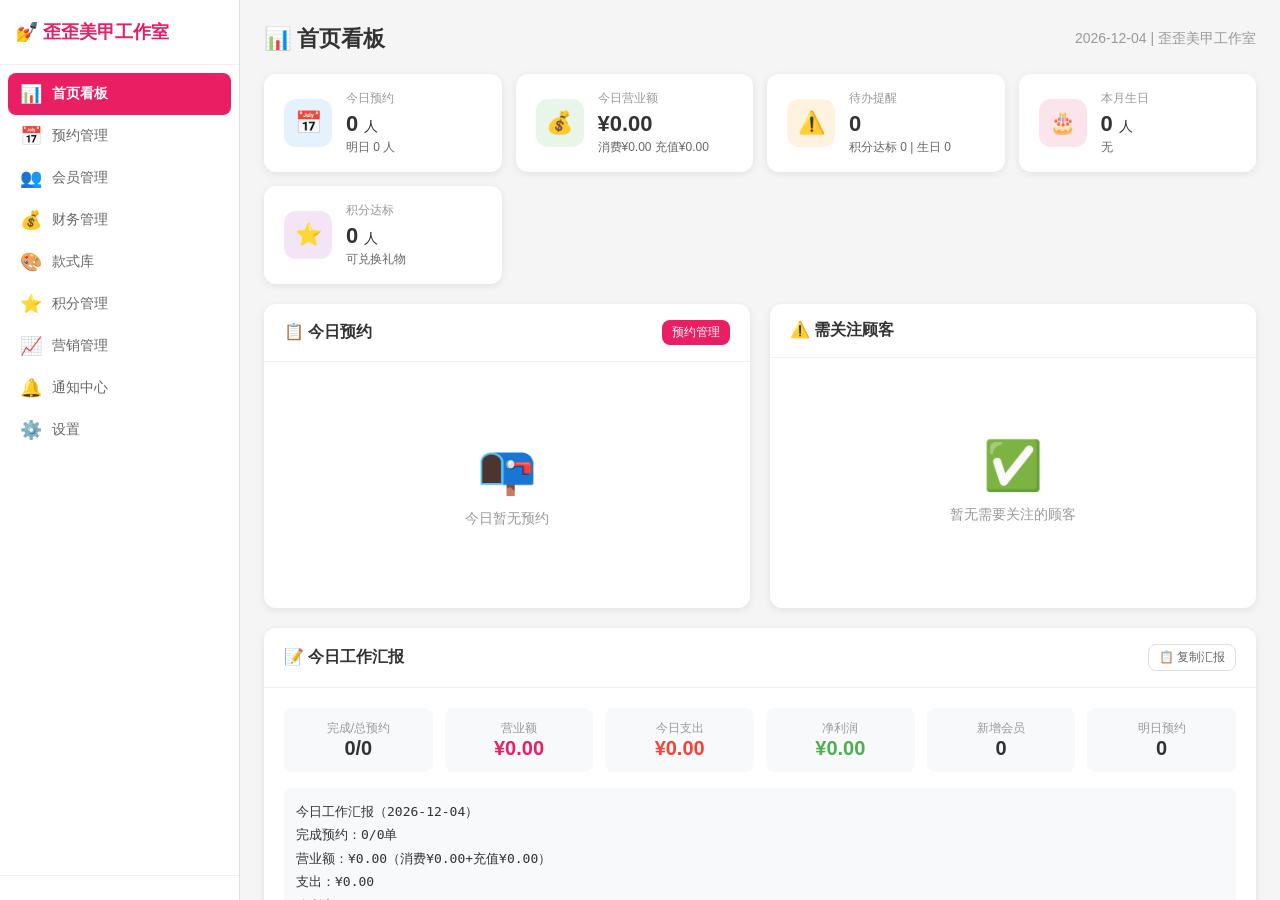
<file: index.html>
<!DOCTYPE html>
<html lang="zh-CN">
<head>
<meta charset="UTF-8">
<meta name="viewport" content="width=device-width, initial-scale=1.0, maximum-scale=1.0, user-scalable=no, viewport-fit=cover">
<title>歪歪美甲工作室</title>

<!-- PWA Manifest -->
<link rel="manifest" href="/manifest.json">
<meta name="apple-mobile-web-app-capable" content="yes">
<meta name="apple-mobile-web-app-status-bar-style" content="black-translucent">
<meta name="apple-mobile-web-app-title" content="歪歪美甲">
<link rel="apple-touch-icon" href="/icons/icon-192x192.png">
<link rel="icon" type="image/png" sizes="192x192" href="/icons/icon-192x192.png">
<meta name="theme-color" content="#e91e63">
<meta name="mobile-web-app-capable" content="yes">

<link rel="stylesheet" href="style.css">
</head>
<body>

<!-- 侧边导航（桌面端） -->
<nav id="sidebar">
  <div class="sidebar-header">
    <h1 class="logo">💅 歪歪美甲工作室</h1>
  </div>
  <div class="sidebar-nav">
    <div class="nav-item active" data-route="dashboard" onclick="Router.go('dashboard')">
      <span class="nav-icon">📊</span>
      <span>首页看板</span>
    </div>
    <div class="nav-item" data-route="appointments" onclick="Router.go('appointments')">
      <span class="nav-icon">📅</span>
      <span>预约管理</span>
    </div>
    <div class="nav-item" data-route="members" onclick="Router.go('members')">
      <span class="nav-icon">👥</span>
      <span>会员管理</span>
    </div>
    <div class="nav-item" data-route="finance" onclick="Router.go('finance')">
      <span class="nav-icon">💰</span>
      <span>财务管理</span>
    </div>
    <div class="nav-item" data-route="styles" onclick="Router.go('styles')">
      <span class="nav-icon">🎨</span>
      <span>款式库</span>
    </div>
    <div class="nav-item" data-route="points" onclick="Router.go('points')">
      <span class="nav-icon">⭐</span>
      <span>积分管理</span>
    </div>
    <div class="nav-item" data-route="marketing" onclick="Router.go('marketing')">
      <span class="nav-icon">📈</span>
      <span>营销管理</span>
    </div>
    <div class="nav-item" data-route="notifications" onclick="Router.go('notifications')">
      <span class="nav-icon">🔔</span>
      <span>通知中心</span>
      <span class="nav-badge" id="notif-badge" style="display:none">0</span>
    </div>
    <div class="nav-item" data-route="settings" onclick="Router.go('settings')">
      <span class="nav-icon">⚙️</span>
      <span>设置</span>
    </div>
  </div>
  <div class="sidebar-footer">
    <div class="sidebar-date" id="sidebar-date"></div>
  </div>
</nav>

<!-- 主内容区 -->
<div id="main-content"></div>

<!-- 移动端底部导航 -->
<nav id="mobile-nav">
  <div class="mobile-nav-item active" data-route="dashboard" onclick="Router.go('dashboard')">
    <span>📊</span><small>首页</small>
  </div>
  <div class="mobile-nav-item" data-route="members" onclick="Router.go('members')">
    <span>👥</span><small>会员</small>
  </div>
  <div class="mobile-nav-item" data-route="appointments" onclick="Router.go('appointments')">
    <span>📅</span><small>预约</small>
  </div>
  <div class="mobile-nav-item" data-route="finance" onclick="Router.go('finance')">
    <span>💰</span><small>财务</small>
  </div>
  <div class="mobile-nav-item" data-route="notifications" onclick="Router.go('notifications')">
    <span>🔔</span><small>通知</small>
    <span class="mobile-badge" id="notif-badge-mobile" style="display:none">0</span>
  </div>
</nav>

<!-- Toast 容器 -->
<div id="toast-container"></div>

<!-- 弹幕容器 -->
<div id="danmaku-container"></div>

<script src="app.js"></script>
<script src="views.js"></script>

<!-- PWA Service Worker -->
<script>
if ('serviceWorker' in navigator) {
  navigator.serviceWorker.register('/sw.js').then(function(reg) {
    console.log('✅ Service Worker 注册成功', reg.scope);
  }).catch(function(err) {
    console.log('❌ Service Worker 注册失败', err);
  });
}
</script>
</body>
</html>
</file>
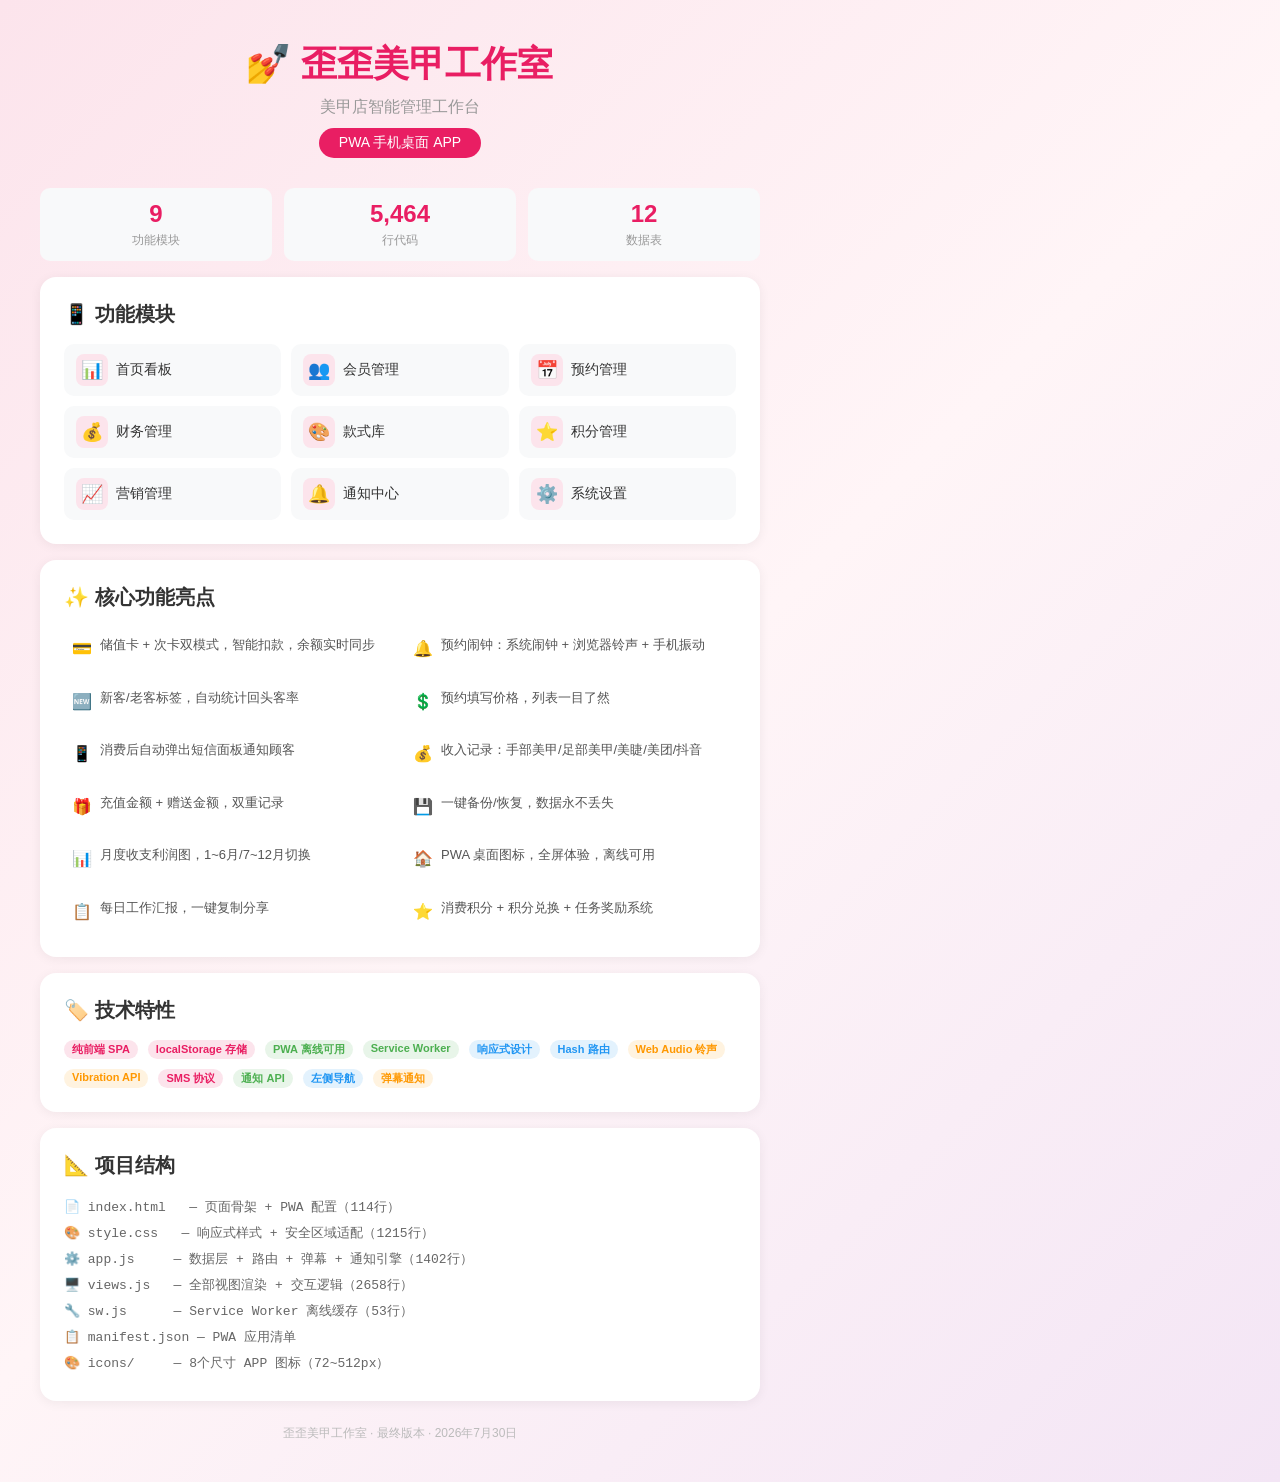
<file: summary.html>
<!DOCTYPE html>
<html lang="zh-CN">
<head>
<meta charset="UTF-8">
<style>
* { margin: 0; padding: 0; box-sizing: border-box; }
body {
  width: 800px;
  font-family: -apple-system, "PingFang SC", "Microsoft YaHei", sans-serif;
  background: linear-gradient(135deg, #fce4ec 0%, #fff5f7 50%, #f3e5f5 100%);
  padding: 40px;
}
.header {
  text-align: center;
  margin-bottom: 30px;
}
.logo {
  font-size: 36px;
  font-weight: 800;
  color: #e91e63;
  margin-bottom: 8px;
}
.subtitle {
  font-size: 16px;
  color: #999;
}
.tagline {
  display: inline-block;
  background: #e91e63;
  color: #fff;
  padding: 6px 20px;
  border-radius: 20px;
  font-size: 14px;
  margin-top: 10px;
}
.section {
  background: #fff;
  border-radius: 16px;
  padding: 24px;
  margin-bottom: 16px;
  box-shadow: 0 2px 12px rgba(0,0,0,0.06);
}
.section-title {
  font-size: 20px;
  font-weight: 700;
  color: #333;
  margin-bottom: 16px;
  display: flex;
  align-items: center;
  gap: 8px;
}
.modules {
  display: grid;
  grid-template-columns: repeat(3, 1fr);
  gap: 10px;
}
.module-item {
  display: flex;
  align-items: center;
  gap: 8px;
  padding: 10px 12px;
  background: #f8f9fa;
  border-radius: 10px;
  font-size: 14px;
  color: #333;
}
.module-icon {
  font-size: 18px;
  width: 32px;
  height: 32px;
  display: flex;
  align-items: center;
  justify-content: center;
  background: #fce4ec;
  border-radius: 8px;
}
.features {
  display: grid;
  grid-template-columns: repeat(2, 1fr);
  gap: 10px;
}
.feature-item {
  display: flex;
  align-items: flex-start;
  gap: 8px;
  padding: 8px;
  font-size: 13px;
  color: #555;
  line-height: 1.6;
}
.feature-icon {
  font-size: 16px;
  flex-shrink: 0;
  margin-top: 1px;
}
.stats-bar {
  display: grid;
  grid-template-columns: repeat(3, 1fr);
  gap: 12px;
  margin-bottom: 16px;
}
.stat-item {
  text-align: center;
  padding: 12px;
  background: #f8f9fa;
  border-radius: 10px;
}
.stat-num {
  font-size: 24px;
  font-weight: 800;
  color: #e91e63;
}
.stat-label {
  font-size: 12px;
  color: #999;
  margin-top: 4px;
}
.footer {
  text-align: center;
  margin-top: 24px;
  color: #bbb;
  font-size: 12px;
}
.badge {
  display: inline-block;
  padding: 2px 8px;
  border-radius: 10px;
  font-size: 11px;
  font-weight: 600;
}
.badge-pink { background: #fce4ec; color: #e91e63; }
.badge-green { background: #e8f5e9; color: #4caf50; }
.badge-blue { background: #e3f2fd; color: #2196f3; }
.badge-orange { background: #fff3e0; color: #ff9800; }
</style>
</head>
<body>
  <div class="header">
    <div class="logo">💅 歪歪美甲工作室</div>
    <div class="subtitle">美甲店智能管理工作台</div>
    <div class="tagline">PWA 手机桌面 APP</div>
  </div>

  <div class="stats-bar">
    <div class="stat-item">
      <div class="stat-num">9</div>
      <div class="stat-label">功能模块</div>
    </div>
    <div class="stat-item">
      <div class="stat-num">5,464</div>
      <div class="stat-label">行代码</div>
    </div>
    <div class="stat-item">
      <div class="stat-num">12</div>
      <div class="stat-label">数据表</div>
    </div>
  </div>

  <div class="section">
    <div class="section-title">📱 功能模块</div>
    <div class="modules">
      <div class="module-item"><div class="module-icon">📊</div>首页看板</div>
      <div class="module-item"><div class="module-icon">👥</div>会员管理</div>
      <div class="module-item"><div class="module-icon">📅</div>预约管理</div>
      <div class="module-item"><div class="module-icon">💰</div>财务管理</div>
      <div class="module-item"><div class="module-icon">🎨</div>款式库</div>
      <div class="module-item"><div class="module-icon">⭐</div>积分管理</div>
      <div class="module-item"><div class="module-icon">📈</div>营销管理</div>
      <div class="module-item"><div class="module-icon">🔔</div>通知中心</div>
      <div class="module-item"><div class="module-icon">⚙️</div>系统设置</div>
    </div>
  </div>

  <div class="section">
    <div class="section-title">✨ 核心功能亮点</div>
    <div class="features">
      <div class="feature-item"><span class="feature-icon">💳</span>储值卡 + 次卡双模式，智能扣款，余额实时同步</div>
      <div class="feature-item"><span class="feature-icon">🔔</span>预约闹钟：系统闹钟 + 浏览器铃声 + 手机振动</div>
      <div class="feature-item"><span class="feature-icon">🆕</span>新客/老客标签，自动统计回头客率</div>
      <div class="feature-item"><span class="feature-icon">💲</span>预约填写价格，列表一目了然</div>
      <div class="feature-item"><span class="feature-icon">📱</span>消费后自动弹出短信面板通知顾客</div>
      <div class="feature-item"><span class="feature-icon">💰</span>收入记录：手部美甲/足部美甲/美睫/美团/抖音</div>
      <div class="feature-item"><span class="feature-icon">🎁</span>充值金额 + 赠送金额，双重记录</div>
      <div class="feature-item"><span class="feature-icon">💾</span>一键备份/恢复，数据永不丢失</div>
      <div class="feature-item"><span class="feature-icon">📊</span>月度收支利润图，1~6月/7~12月切换</div>
      <div class="feature-item"><span class="feature-icon">🏠</span>PWA 桌面图标，全屏体验，离线可用</div>
      <div class="feature-item"><span class="feature-icon">📋</span>每日工作汇报，一键复制分享</div>
      <div class="feature-item"><span class="feature-icon">⭐</span>消费积分 + 积分兑换 + 任务奖励系统</div>
    </div>
  </div>

  <div class="section">
    <div class="section-title">🏷️ 技术特性</div>
    <div style="display:flex;gap:10px;flex-wrap:wrap">
      <span class="badge badge-pink">纯前端 SPA</span>
      <span class="badge badge-pink">localStorage 存储</span>
      <span class="badge badge-green">PWA 离线可用</span>
      <span class="badge badge-green">Service Worker</span>
      <span class="badge badge-blue">响应式设计</span>
      <span class="badge badge-blue">Hash 路由</span>
      <span class="badge badge-orange">Web Audio 铃声</span>
      <span class="badge badge-orange">Vibration API</span>
      <span class="badge badge-pink">SMS 协议</span>
      <span class="badge badge-green">通知 API</span>
      <span class="badge badge-blue">左侧导航</span>
      <span class="badge badge-orange">弹幕通知</span>
    </div>
  </div>

  <div class="section">
    <div class="section-title">📐 项目结构</div>
    <div style="font-size:13px;color:#666;line-height:2;font-family:monospace">
      📄 index.html &nbsp;&nbsp;— 页面骨架 + PWA 配置（114行）<br>
      🎨 style.css &nbsp;&nbsp;— 响应式样式 + 安全区域适配（1215行）<br>
      ⚙️ app.js &nbsp;&nbsp;&nbsp;&nbsp;— 数据层 + 路由 + 弹幕 + 通知引擎（1402行）<br>
      🖥️ views.js &nbsp;&nbsp;— 全部视图渲染 + 交互逻辑（2658行）<br>
      🔧 sw.js &nbsp;&nbsp;&nbsp;&nbsp;&nbsp;— Service Worker 离线缓存（53行）<br>
      📋 manifest.json — PWA 应用清单<br>
      🎨 icons/ &nbsp;&nbsp;&nbsp;&nbsp;— 8个尺寸 APP 图标（72~512px）
    </div>
  </div>

  <div class="footer">
    歪歪美甲工作室 · 最终版本 · 2026年7月30日
  </div>
</body>
</html>
</file>
<file: style.css>
/* ============================================================
   美甲工作室管理工作台 - style.css
   桌面看板风格，响应式适配
   ============================================================ */

/* --- CSS 变量 --- */
:root {
  --primary: #e91e63;
  --primary-light: #fce4ec;
  --primary-dark: #c2185b;
  --safe-area-top: env(safe-area-inset-top, 0px);
  --safe-area-bottom: env(safe-area-inset-bottom, 0px);
  --safe-area-left: env(safe-area-inset-left, 0px);
  --safe-area-right: env(safe-area-inset-right, 0px);
  --bg: #f5f5f5;
  --surface: #ffffff;
  --surface-hover: #fafafa;
  --text: #333333;
  --text-secondary: #666666;
  --text-muted: #999999;
  --border: #e0e0e0;
  --border-light: #f0f0f0;
  --success: #4caf50;
  --success-bg: #e8f5e9;
  --warning: #ff9800;
  --warning-bg: #fff3e0;
  --danger: #f44336;
  --danger-bg: #ffebee;
  --info: #2196f3;
  --info-bg: #e3f2fd;
  --radius: 12px;
  --radius-sm: 8px;
  --radius-xs: 4px;
  --shadow: 0 2px 8px rgba(0,0,0,0.08);
  --shadow-lg: 0 4px 20px rgba(0,0,0,0.12);
  --sidebar-width: 240px;
  --mobile-nav-height: 64px;
  --font: -apple-system, BlinkMacSystemFont, 'Segoe UI', 'PingFang SC', 'Microsoft YaHei', sans-serif;
}

/* --- Reset --- */
*, *::before, *::after {
  box-sizing: border-box;
  margin: 0;
  padding: 0;
}

html, body {
  font-family: var(--font);
  font-size: 14px;
  color: var(--text);
  background: var(--bg);
  height: 100%;
  overflow-x: auto;
  -webkit-font-smoothing: antialiased;
}

a { color: var(--primary); text-decoration: none; }
button { font-family: var(--font); cursor: pointer; border: none; }
input, select, textarea { font-family: var(--font); font-size: 14px; }

/* --- 布局 --- */
body {
  display: flex;
  min-height: 100vh;
  padding-top: var(--safe-area-top);
  padding-bottom: var(--safe-area-bottom);
  padding-left: var(--safe-area-left);
  padding-right: var(--safe-area-right);
}

/* 侧边导航 */
#sidebar {
  width: var(--sidebar-width);
  min-width: var(--sidebar-width);
  background: var(--surface);
  border-right: 1px solid var(--border);
  display: flex;
  flex-direction: column;
  position: fixed;
  top: 0;
  left: 0;
  bottom: 0;
  z-index: 100;
  transition: transform 0.3s ease;
}

.sidebar-header {
  padding: 20px 16px;
  border-bottom: 1px solid var(--border-light);
}

.logo {
  font-size: 18px;
  font-weight: 700;
  color: var(--primary);
}

.sidebar-nav {
  flex: 1;
  overflow-y: auto;
  padding: 8px;
}

.nav-item {
  display: flex;
  align-items: center;
  gap: 10px;
  padding: 10px 12px;
  border-radius: var(--radius-sm);
  cursor: pointer;
  color: var(--text-secondary);
  font-size: 14px;
  transition: all 0.2s;
  position: relative;
}

.nav-item:hover {
  background: var(--primary-light);
  color: var(--primary);
}

.nav-item.active {
  background: var(--primary);
  color: #fff;
  font-weight: 600;
}

.nav-icon { font-size: 18px; }

.nav-badge {
  position: absolute;
  right: 10px;
  background: var(--danger);
  color: #fff;
  font-size: 11px;
  min-width: 18px;
  height: 18px;
  border-radius: 9px;
  display: flex;
  align-items: center;
  justify-content: center;
  font-weight: 600;
}

.sidebar-footer {
  padding: 12px 16px;
  border-top: 1px solid var(--border-light);
  font-size: 12px;
  color: var(--text-muted);
}

/* 主内容区 */
#main-content {
  flex: 1;
  margin-left: var(--sidebar-width);
  padding: 24px;
  min-height: 100vh;
  padding-bottom: 100px;
  overflow-x: auto;
  -webkit-overflow-scrolling: touch;
}

/* 移动端底部导航 */
#mobile-nav {
  display: none;
  position: fixed;
  bottom: 0;
  left: 0;
  right: 0;
  height: var(--mobile-nav-height);
  background: var(--surface);
  border-top: 1px solid var(--border);
  z-index: 100;
  justify-content: space-around;
  align-items: center;
  padding-bottom: env(safe-area-inset-bottom, 0);
}

.mobile-nav-item {
  display: flex;
  flex-direction: column;
  align-items: center;
  gap: 2px;
  cursor: pointer;
  color: var(--text-muted);
  padding: 6px 10px;
  border-radius: var(--radius-sm);
  position: relative;
  transition: all 0.2s;
}

.mobile-nav-item span { font-size: 20px; }
.mobile-nav-item small { font-size: 10px; }

.mobile-nav-item.active {
  color: var(--primary);
  background: var(--primary-light);
}

.mobile-badge {
  position: absolute;
  top: 2px;
  right: 2px;
  background: var(--danger);
  color: #fff;
  font-size: 10px;
  min-width: 16px;
  height: 16px;
  border-radius: 8px;
  display: flex;
  align-items: center;
  justify-content: center;
  font-weight: 600;
}

/* --- 组件样式 --- */

/* 统计卡片 */
.stat-card {
  background: var(--surface);
  border-radius: var(--radius);
  padding: 16px 20px;
  box-shadow: var(--shadow);
  display: flex;
  align-items: center;
  gap: 14px;
  transition: transform 0.2s, box-shadow 0.2s;
}

.stat-card:hover {
  transform: translateY(-2px);
  box-shadow: var(--shadow-lg);
}

.stat-icon {
  width: 48px;
  height: 48px;
  border-radius: 12px;
  display: flex;
  align-items: center;
  justify-content: center;
  font-size: 22px;
  flex-shrink: 0;
}

.stat-info { flex: 1; min-width: 0; }
.stat-title { font-size: 12px; color: var(--text-muted); margin-bottom: 4px; }
.stat-value { font-size: 22px; font-weight: 700; color: var(--text); }
.stat-sub { font-size: 12px; color: var(--text-secondary); margin-top: 2px; }

/* 按钮 */
.btn {
  display: inline-flex;
  align-items: center;
  justify-content: center;
  gap: 6px;
  padding: 8px 16px;
  border-radius: var(--radius-sm);
  font-size: 14px;
  font-weight: 500;
  transition: all 0.2s;
  white-space: nowrap;
}

.btn-primary { background: var(--primary); color: #fff; }
.btn-primary:hover { background: var(--primary-dark); }
.btn-outline { background: transparent; color: var(--text-secondary); border: 1px solid var(--border); }
.btn-outline:hover { border-color: var(--primary); color: var(--primary); }
.btn-danger { background: var(--danger); color: #fff; }
.btn-danger:hover { background: #d32f2f; }
.btn-success { background: var(--success); color: #fff; }
.btn-success:hover { background: #388e3c; }
.btn-sm { padding: 4px 10px; font-size: 12px; }
.btn-lg { padding: 12px 24px; font-size: 16px; }
.btn-icon { padding: 6px; border-radius: 50%; min-width: 32px; height: 32px; }

/* 标签 */
.badge {
  display: inline-block;
  padding: 2px 8px;
  border-radius: 10px;
  font-size: 11px;
  font-weight: 600;
}

.badge-default { background: #f0f0f0; color: #666; }
.badge-primary { background: var(--primary-light); color: var(--primary); }
.badge-success { background: var(--success-bg); color: var(--success); }
.badge-warning { background: var(--warning-bg); color: var(--warning); }
.badge-danger { background: var(--danger-bg); color: var(--danger); }
.badge-info { background: var(--info-bg); color: var(--info); }

/* 卡片 */
.card {
  background: var(--surface);
  border-radius: var(--radius);
  box-shadow: var(--shadow);
  overflow: hidden;
}

.card-header {
  padding: 16px 20px;
  border-bottom: 1px solid var(--border-light);
  display: flex;
  align-items: center;
  justify-content: space-between;
}

.card-header h3 {
  font-size: 16px;
  font-weight: 600;
}

.card-body {
  padding: 20px;
}

/* 表格 */
.table-wrap {
  overflow-x: auto;
}

table {
  width: 100%;
  border-collapse: collapse;
  font-size: 13px;
}

th, td {
  padding: 10px 12px;
  text-align: left;
  border-bottom: 1px solid var(--border-light);
}

th {
  font-weight: 600;
  color: var(--text-secondary);
  background: #fafafa;
  white-space: nowrap;
}

tr:hover td {
  background: #fafafa;
}

/* 表单 */
.form-group {
  margin-bottom: 14px;
}

.form-group label {
  display: block;
  font-size: 13px;
  font-weight: 600;
  color: var(--text-secondary);
  margin-bottom: 4px;
}

.form-group input,
.form-group select,
.form-group textarea {
  width: 100%;
  padding: 8px 12px;
  border: 1px solid var(--border);
  border-radius: var(--radius-xs);
  font-size: 14px;
  color: var(--text);
  background: var(--surface);
  transition: border-color 0.2s;
}

.form-group input:focus,
.form-group select:focus,
.form-group textarea:focus {
  outline: none;
  border-color: var(--primary);
  box-shadow: 0 0 0 3px var(--primary-light);
}

.form-group textarea {
  resize: vertical;
  min-height: 60px;
}

.form-row {
  display: flex;
  gap: 12px;
}

.form-row .form-group {
  flex: 1;
}

/* 弹窗 */
.modal-overlay {
  position: fixed;
  inset: 0;
  background: rgba(0,0,0,0.5);
  z-index: 1000;
  display: flex;
  align-items: center;
  justify-content: center;
  padding: 20px;
  animation: fadeIn 0.2s ease;
}

.modal {
  background: var(--surface);
  border-radius: var(--radius);
  box-shadow: var(--shadow-lg);
  width: 100%;
  max-width: 520px;
  max-height: 85vh;
  display: flex;
  flex-direction: column;
  animation: slideUp 0.25s ease;
}

.modal-wide { max-width: 720px; }
.modal-sm { max-width: 380px; }

.modal-header {
  padding: 16px 20px;
  border-bottom: 1px solid var(--border-light);
  display: flex;
  align-items: center;
  justify-content: space-between;
  flex-shrink: 0;
}

.modal-header h3 {
  font-size: 16px;
  font-weight: 600;
}

.modal-close {
  width: 32px;
  height: 32px;
  border-radius: 50%;
  background: transparent;
  font-size: 20px;
  color: var(--text-muted);
  display: flex;
  align-items: center;
  justify-content: center;
  transition: all 0.2s;
}

.modal-close:hover {
  background: #f0f0f0;
  color: var(--text);
}

.modal-body {
  padding: 20px;
  overflow-y: auto;
  flex: 1;
}

.modal-footer {
  padding: 12px 20px;
  border-top: 1px solid var(--border-light);
  display: flex;
  justify-content: flex-end;
  gap: 10px;
  flex-shrink: 0;
}

/* 页面标题 */
.page-header {
  display: flex;
  align-items: center;
  justify-content: space-between;
  margin-bottom: 20px;
  flex-wrap: wrap;
  gap: 12px;
}

.page-title {
  font-size: 22px;
  font-weight: 700;
}

/* 统计卡片网格 */
.stats-grid {
  display: grid;
  grid-template-columns: repeat(auto-fill, minmax(200px, 1fr));
  gap: 14px;
  margin-bottom: 20px;
}

/* 内容网格 */
.content-grid {
  display: grid;
  grid-template-columns: 1fr 1fr;
  gap: 20px;
  margin-bottom: 20px;
}

.content-full {
  grid-column: 1 / -1;
}

/* 弹幕 */
#danmaku-container {
  position: fixed;
  bottom: 80px;
  left: 0;
  right: 0;
  z-index: 500;
  pointer-events: none;
  display: flex;
  flex-direction: column;
  align-items: flex-end;
  gap: 6px;
  padding-right: 20px;
}

.danmaku-item {
  pointer-events: auto;
  background: var(--surface);
  border-left: 4px solid var(--primary);
  border-radius: var(--radius-sm);
  padding: 8px 14px;
  font-size: 13px;
  box-shadow: var(--shadow-lg);
  cursor: pointer;
  max-width: 360px;
  white-space: nowrap;
  overflow: hidden;
  text-overflow: ellipsis;
  transition: transform 0.2s;
}

.danmaku-item:hover {
  transform: scale(1.02);
}

.danmaku-tag {
  font-weight: 600;
  font-size: 11px;
  color: var(--primary);
}

/* Toast */
#toast-container {
  position: fixed;
  top: 20px;
  right: 20px;
  z-index: 10000;
  display: flex;
  flex-direction: column;
  gap: 8px;
}

/* 空状态 */
.empty-state {
  text-align: center;
  padding: 60px 20px;
  color: var(--text-muted);
}

.empty-icon {
  font-size: 48px;
  margin-bottom: 12px;
}

/* 搜索栏 */
.search-bar {
  display: flex;
  gap: 10px;
  align-items: center;
  margin-bottom: 16px;
  flex-wrap: wrap;
}

.search-input {
  flex: 1;
  min-width: 200px;
  padding: 8px 14px;
  border: 1px solid var(--border);
  border-radius: 20px;
  font-size: 14px;
  background: var(--surface);
}

.search-input:focus {
  outline: none;
  border-color: var(--primary);
  box-shadow: 0 0 0 3px var(--primary-light);
}

/* 选项卡 */
.tabs {
  display: flex;
  gap: 4px;
  border-bottom: 2px solid var(--border-light);
  margin-bottom: 16px;
  overflow-x: auto;
}

.tab {
  padding: 8px 16px;
  cursor: pointer;
  color: var(--text-secondary);
  font-size: 14px;
  font-weight: 500;
  border-bottom: 2px solid transparent;
  margin-bottom: -2px;
  white-space: nowrap;
  transition: all 0.2s;
}

.tab:hover { color: var(--primary); }
.tab.active {
  color: var(--primary);
  border-bottom-color: var(--primary);
}

/* 会员卡片网格 */
.member-grid {
  display: grid;
  grid-template-columns: repeat(auto-fill, minmax(280px, 1fr));
  gap: 14px;
}

.member-card {
  background: var(--surface);
  border-radius: var(--radius);
  box-shadow: var(--shadow);
  padding: 16px;
  cursor: pointer;
  transition: all 0.2s;
  border: 2px solid transparent;
}

.member-card:hover {
  box-shadow: var(--shadow-lg);
  border-color: var(--primary-light);
}

.member-card-header {
  display: flex;
  align-items: center;
  gap: 10px;
  margin-bottom: 10px;
}

.member-avatar {
  width: 40px;
  height: 40px;
  border-radius: 50%;
  background: var(--primary-light);
  color: var(--primary);
  display: flex;
  align-items: center;
  justify-content: center;
  font-size: 16px;
  font-weight: 700;
}

.member-name {
  font-size: 15px;
  font-weight: 600;
}

.member-phone {
  font-size: 12px;
  color: var(--text-muted);
}

.member-stats {
  display: grid;
  grid-template-columns: 1fr 1fr;
  gap: 6px;
}

.member-stat {
  font-size: 12px;
  color: var(--text-secondary);
}

.member-stat strong {
  display: block;
  font-size: 15px;
  color: var(--text);
}

.member-actions {
  display: flex;
  gap: 6px;
  margin-top: 10px;
  padding-top: 10px;
  border-top: 1px solid var(--border-light);
}

/* 款式卡片 */
.style-grid {
  display: grid;
  grid-template-columns: repeat(auto-fill, minmax(220px, 1fr));
  gap: 14px;
}

.style-card {
  background: var(--surface);
  border-radius: var(--radius);
  box-shadow: var(--shadow);
  overflow: hidden;
  transition: all 0.2s;
}

.style-card:hover {
  box-shadow: var(--shadow-lg);
  transform: translateY(-2px);
}

.style-image {
  width: 100%;
  height: 180px;
  object-fit: cover;
  background: #f0f0f0;
  display: flex;
  align-items: center;
  justify-content: center;
  color: var(--text-muted);
  font-size: 32px;
}

.style-info {
  padding: 12px;
}

.style-name {
  font-weight: 600;
  font-size: 14px;
  margin-bottom: 4px;
}

.style-price {
  color: var(--primary);
  font-weight: 700;
  font-size: 16px;
}

.style-meta {
  display: flex;
  align-items: center;
  justify-content: space-between;
  margin-top: 6px;
}

/* 预约日历 */
.calendar-nav {
  display: flex;
  align-items: center;
  gap: 10px;
  margin-bottom: 16px;
}

.calendar-nav h3 {
  font-size: 16px;
  font-weight: 600;
  min-width: 100px;
  text-align: center;
}

.calendar-grid {
  display: grid;
  grid-template-columns: repeat(7, 1fr);
  gap: 4px;
}

.calendar-day-header {
  text-align: center;
  font-size: 12px;
  font-weight: 600;
  color: var(--text-muted);
  padding: 8px 0;
}

.calendar-day {
  aspect-ratio: 1;
  display: flex;
  flex-direction: column;
  align-items: center;
  justify-content: center;
  border-radius: var(--radius-sm);
  cursor: pointer;
  font-size: 13px;
  transition: all 0.2s;
  position: relative;
}

.calendar-day:hover {
  background: var(--primary-light);
}

.calendar-day.today {
  background: var(--primary);
  color: #fff;
  font-weight: 700;
}

.calendar-day.selected {
  background: var(--primary-light);
  color: var(--primary);
  font-weight: 600;
}

.calendar-day.other-month {
  color: #ccc;
}

.calendar-day.has-appointment::after {
  content: '';
  position: absolute;
  bottom: 4px;
  width: 6px;
  height: 6px;
  border-radius: 50%;
  background: var(--primary);
}

.calendar-day.today.has-appointment::after {
  background: #fff;
}

/* 预约时间轴 */
.appointment-timeline {
  margin-top: 16px;
}

.appointment-item {
  display: flex;
  align-items: center;
  gap: 12px;
  padding: 12px 16px;
  background: var(--surface);
  border-radius: var(--radius-sm);
  box-shadow: var(--shadow);
  margin-bottom: 8px;
  cursor: pointer;
  transition: all 0.2s;
}

.appointment-item:hover {
  box-shadow: var(--shadow-lg);
}

.appointment-item.apt-completed {
  opacity: 0.6;
  background: #f5f5f5;
}

.appointment-item.apt-completed .appointment-time,
.appointment-item.apt-completed .appointment-customer,
.appointment-item.apt-completed .appointment-style {
  text-decoration: line-through;
  color: #999;
}

.appointment-item:not(.apt-completed) .appointment-time,
.appointment-item:not(.apt-completed) .appointment-customer {
  color: #e91e63;
}

.appointment-time {
  font-weight: 700;
  font-size: 15px;
  color: var(--primary);
  min-width: 70px;
}

.appointment-info {
  flex: 1;
  min-width: 0;
}

.appointment-customer {
  font-weight: 600;
  font-size: 14px;
}

.appointment-style {
  font-size: 12px;
  color: var(--text-muted);
}

.appointment-status {
  flex-shrink: 0;
}

/* 通知列表 */
.notification-item {
  display: flex;
  align-items: flex-start;
  gap: 12px;
  padding: 12px 16px;
  background: var(--surface);
  border-radius: var(--radius-sm);
  box-shadow: var(--shadow);
  margin-bottom: 8px;
  border-left: 4px solid var(--border);
}

.notification-item.unread {
  background: #fafafa;
  border-left-color: var(--primary);
}

.notification-content {
  flex: 1;
  min-width: 0;
}

.notification-title {
  font-weight: 600;
  font-size: 13px;
  margin-bottom: 2px;
}

.notification-text {
  font-size: 13px;
  color: var(--text-secondary);
  line-height: 1.5;
}

.notification-time {
  font-size: 11px;
  color: var(--text-muted);
  margin-top: 4px;
}

.notification-actions {
  display: flex;
  flex-direction: column;
  gap: 4px;
  flex-shrink: 0;
}

/* 图表占位 */
.chart-container {
  background: var(--surface);
  border-radius: var(--radius);
  box-shadow: var(--shadow);
  padding: 20px;
  margin-bottom: 16px;
}

.chart-title {
  font-size: 14px;
  font-weight: 600;
  margin-bottom: 12px;
}

.bar-chart {
  display: flex;
  align-items: flex-end;
  gap: 8px;
  height: 200px;
  padding-top: 20px;
}

.bar-col {
  flex: 1;
  display: flex;
  flex-direction: column;
  align-items: center;
  gap: 6px;
}

.bar-value {
  font-size: 12px;
  font-weight: 600;
  color: var(--text-secondary);
}

.bar-fill {
  width: 100%;
  max-width: 40px;
  border-radius: 4px 4px 0 0;
  transition: height 0.5s ease;
  background: var(--primary);
  opacity: 0.8;
}

.bar-label {
  font-size: 11px;
  color: var(--text-muted);
}

/* 快速操作按钮组 */
.quick-actions {
  display: flex;
  gap: 8px;
  flex-wrap: wrap;
}

/* 标签筛选 */
.filter-tags {
  display: flex;
  gap: 6px;
  flex-wrap: wrap;
}

.filter-tag {
  padding: 4px 12px;
  border-radius: 16px;
  font-size: 12px;
  cursor: pointer;
  background: #f0f0f0;
  color: var(--text-secondary);
  transition: all 0.2s;
}

.filter-tag:hover, .filter-tag.active {
  background: var(--primary);
  color: #fff;
}

/* 快捷价格按钮 */
.price-chips {
  display: flex;
  gap: 6px;
  flex-wrap: wrap;
}

.price-chip {
  padding: 4px 12px;
  border-radius: 16px;
  font-size: 13px;
  cursor: pointer;
  background: var(--primary-light);
  color: var(--primary);
  font-weight: 600;
  transition: all 0.2s;
}

.price-chip:hover {
  background: var(--primary);
  color: #fff;
}

/* 预览图片 */
.preview-image {
  max-width: 100%;
  max-height: 200px;
  border-radius: var(--radius-sm);
  object-fit: cover;
  margin-top: 8px;
}

/* --- 动画 --- */
@keyframes fadeIn {
  from { opacity: 0; }
  to { opacity: 1; }
}

@keyframes slideUp {
  from { opacity: 0; transform: translateY(20px); }
  to { opacity: 1; transform: translateY(0); }
}

@keyframes toastIn {
  from { opacity: 0; transform: translateX(100px); }
  to { opacity: 1; transform: translateX(0); }
}

@keyframes toastOut {
  from { opacity: 1; transform: translateX(0); }
  to { opacity: 0; transform: translateX(100px); }
}

@keyframes danmakuSlide {
  from { transform: translateX(100vw); opacity: 0; }
  5% { opacity: 1; }
  90% { opacity: 1; }
  to { transform: translateX(-100%); opacity: 0; }
}

@keyframes pulse {
  from { transform: scale(1); }
  to { transform: scale(1.03); }
}

/* --- 响应式 --- */
@media (max-width: 1024px) {
  .content-grid {
    grid-template-columns: 1fr;
  }

  .stats-grid {
    grid-template-columns: repeat(auto-fill, minmax(160px, 1fr));
  }

  .member-grid {
    grid-template-columns: repeat(auto-fill, minmax(240px, 1fr));
  }
}

@media (max-width: 768px) {
  #sidebar {
    display: flex;
    width: 80px;
    min-width: 80px;
  }

  .sidebar-header { padding: 10px 4px; text-align: center; }
  .logo { font-size: 11px; font-weight: 700; color: var(--primary); white-space: nowrap; }

  .nav-item {
    justify-content: center;
    padding: 10px 4px;
    border-radius: 8px;
    flex-direction: column;
    gap: 2px;
    font-size: 10px;
  }
  .nav-item span:not(.nav-icon) {
    display: block;
    font-size: 10px;
    text-align: center;
    line-height: 1.2;
  }
  .nav-icon { font-size: 16px; }
  .nav-badge { right: 2px; top: 2px; font-size: 8px; min-width: 12px; height: 12px; }

  .sidebar-nav { padding: 4px; gap: 2px; display: flex; flex-direction: column; }
  .sidebar-footer { display: none; }

  #mobile-nav { display: none; }

  #main-content {
    margin-left: 80px;
    padding: 12px;
    padding-bottom: 24px;
  }

  .stats-grid {
    grid-template-columns: repeat(2, 1fr);
    gap: 8px;
  }

  .stat-card {
    padding: 10px;
    gap: 6px;
  }

  .stat-icon {
    width: 32px;
    height: 32px;
    font-size: 14px;
  }

  .stat-value { font-size: 16px; }

  .member-grid {
    grid-template-columns: 1fr;
  }

  .style-grid {
    grid-template-columns: repeat(2, 1fr);
    gap: 8px;
  }

  .form-row {
    flex-direction: column;
  }

  .modal {
    max-width: 100%;
    margin: 0;
    border-radius: var(--radius) var(--radius) 0 0;
    max-height: 90vh;
  }

  .modal-overlay {
    align-items: flex-end;
    padding: 0;
  }

  #danmaku-container {
    bottom: 20px;
    padding-right: 10px;
  }

  .danmaku-item {
    max-width: 240px;
    font-size: 11px;
  }

  .page-header {
    flex-direction: column;
    align-items: flex-start;
  }
}

@media (min-width: 769px) and (max-width: 1024px) {
  #sidebar {
    width: 72px;
    min-width: 72px;
  }

  .sidebar-header { padding: 16px 8px; }
  .logo { font-size: 0; }
  .logo::before { content: '💅'; font-size: 22px; }
  .nav-item span:not(.nav-icon) { display: none; }
  .nav-item { justify-content: center; padding: 10px 8px; }
  .nav-badge { right: 2px; top: 2px; }

  #main-content {
    margin-left: 72px;
  }
}
</file>
